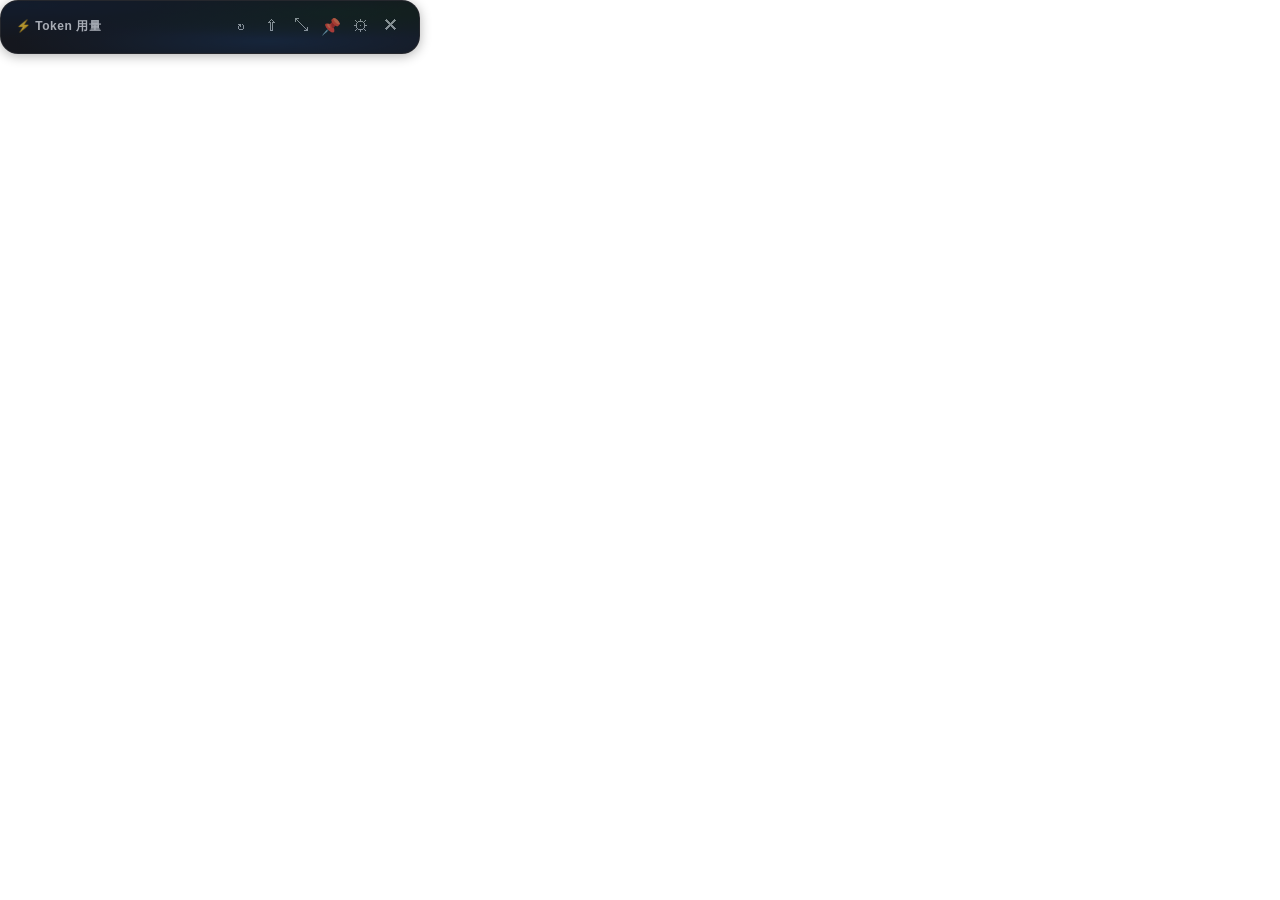
<file: web/index.html>
<!DOCTYPE html>
<html lang="zh-CN">
<head>
    <meta charset="UTF-8">
    <meta name="viewport" content="width=device-width, initial-scale=1.0">
    <title>Token 用量监控</title>
    <link rel="stylesheet" href="style.css">
</head>
<body>
    <div class="container">
        <!-- 极光背景 -->
        <div class="aurora"></div>

        <!-- 标题栏 -->
        <div class="titlebar" id="titlebar">
            <span class="app-title">⚡ Token 用量</span>
            <div class="titlebar-actions">
                <button class="icon-btn" id="btn-refresh" title="刷新">↻</button>
                <button class="icon-btn" id="btn-top" title="放大并移到屏幕顶部">⇧</button>
                <button class="icon-btn" id="btn-mode" title="切换简单/复杂">⤡</button>
                <button class="icon-btn" id="btn-pin" title="置顶">📌</button>
                <button class="icon-btn" id="btn-settings" title="设置">⚙</button>
                <button class="icon-btn" id="btn-close" title="隐藏到托盘">✕</button>
            </div>
        </div>

        <!-- 卡片容器 -->
        <div class="cards-container" id="cards-container">
            <!-- 动态生成的卡片 -->
        </div>

        <!-- 空状态提示 -->
        <div class="empty-tip" id="empty-tip" style="display:none;">
            暂无账号，点右上 ⚙ 添加
        </div>

        <!-- 加载状态 -->
        <div class="loading" id="loading">
            <div class="loading-spinner"></div>
            <span>加载中…</span>
        </div>

        <!-- resize 手柄 -->
        <div class="resize-edge resize-edge-n" id="resize-n"></div>
        <div class="resize-edge resize-edge-s" id="resize-s"></div>
        <div class="resize-edge resize-edge-e" id="resize-e"></div>
        <div class="resize-edge resize-edge-w" id="resize-w"></div>
        <div class="resize-edge resize-edge-ne" id="resize-ne"></div>
        <div class="resize-edge resize-edge-nw" id="resize-nw"></div>
        <div class="resize-edge resize-edge-sw" id="resize-sw"></div>
        <div class="resize-grip" id="resize-grip"></div>
    </div>

    <script src="app.js"></script>
</body>
</html>
</file>
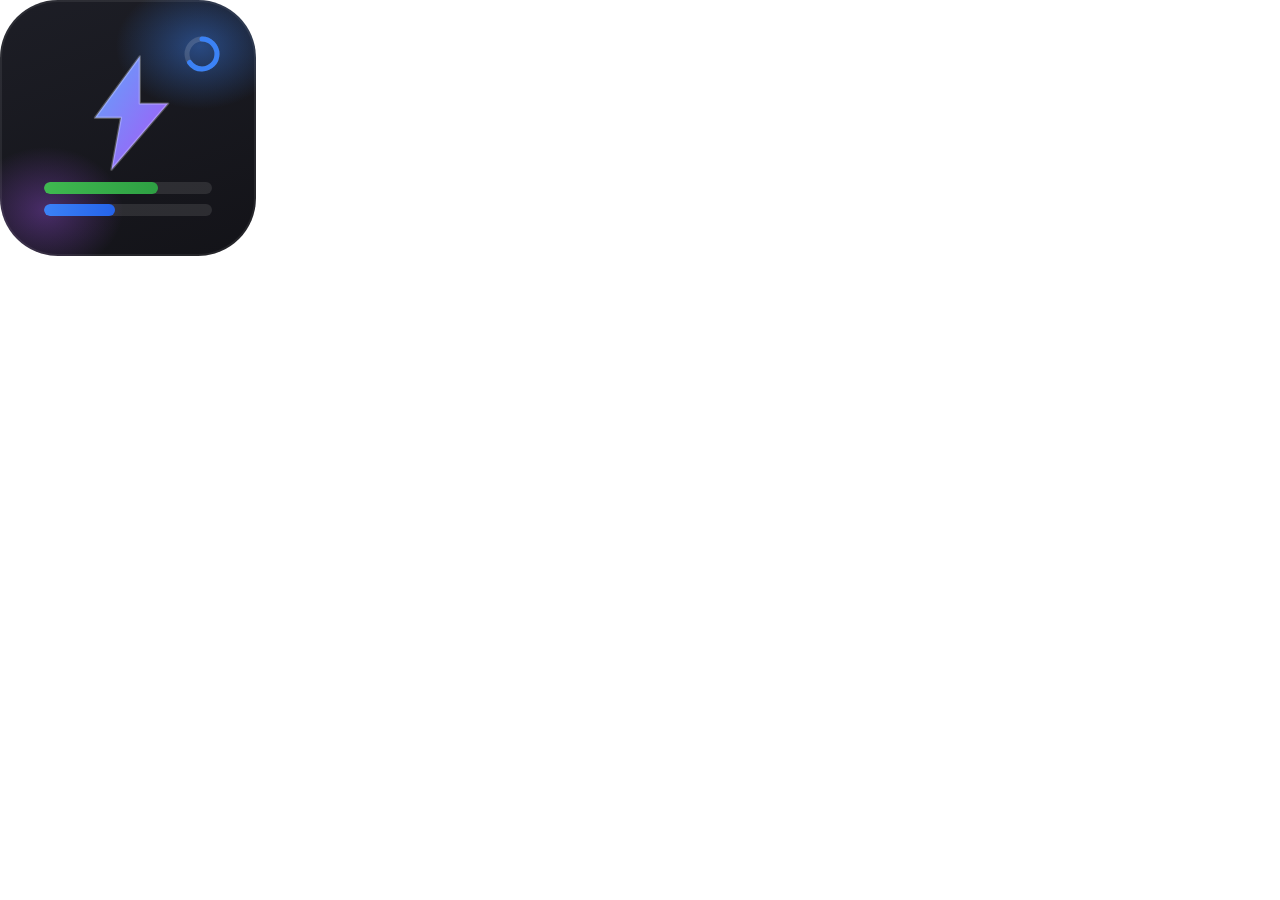
<file: assets/icon.html>
<!DOCTYPE html>
<!-- TokenView 应用图标设计稿：用无头 Chrome 截图渲染成 icon.png，
     再由 Pillow 合成多尺寸 icon.ico（见 AGENTS.md 打包一节）。
     设计元素对应应用本身：深色圆角底 + 渐变闪电（⚡ Token 用量）
     + 底部迷你进度条 + 右下角倒计时圆环。 -->
<html>
<head>
<meta charset="UTF-8">
<style>
    * { margin: 0; padding: 0; box-sizing: border-box; }
    html, body { width: 256px; height: 256px; background: transparent; overflow: hidden; }
    .icon {
        width: 256px; height: 256px;
        border-radius: 58px;
        background:
            radial-gradient(120px 90px at 78% 18%, rgba(59,130,246,.45), transparent 70%),
            radial-gradient(110px 90px at 18% 82%, rgba(168,85,247,.35), transparent 70%),
            linear-gradient(160deg, #1d1e26 0%, #131318 100%);
        position: relative;
        box-shadow: inset 0 0 0 2px rgba(255,255,255,.07);
    }
    .bolt {
        position: absolute; left: 50%; top: 44%;
        width: 118px; height: 118px;
        transform: translate(-50%, -50%);
    }
    .bars {
        position: absolute; left: 44px; right: 44px; bottom: 40px;
        display: flex; flex-direction: column; gap: 10px;
    }
    .bar {
        height: 12px; border-radius: 6px;
        background: rgba(255,255,255,.10);
        overflow: hidden;
    }
    .bar i {
        display: block; height: 100%; border-radius: 6px;
    }
    .bar .fill1 { width: 68%; background: linear-gradient(90deg,#3fb950,#2ea043); }
    .bar .fill2 { width: 42%; background: linear-gradient(90deg,#3b82f6,#2563eb); }
    .ring {
        position: absolute; right: 34px; top: 34px;
        width: 40px; height: 40px;
    }
</style>
</head>
<body>
<div class="icon">
    <svg class="bolt" viewBox="0 0 100 100">
        <defs>
            <linearGradient id="g" x1="0" y1="0" x2="1" y2="1">
                <stop offset="0" stop-color="#60a5fa"/>
                <stop offset="1" stop-color="#a855f7"/>
            </linearGradient>
        </defs>
        <path d="M60 2 L22 54 h22 l-8 44 L84 42 H60 Z"
              fill="url(#g)" stroke="rgba(255,255,255,.25)" stroke-width="2"
              stroke-linejoin="round"/>
    </svg>
    <div class="bars">
        <div class="bar"><i class="fill1"></i></div>
        <div class="bar"><i class="fill2"></i></div>
    </div>
    <svg class="ring" viewBox="0 0 40 40">
        <circle cx="20" cy="20" r="15" fill="none"
                stroke="rgba(255,255,255,.14)" stroke-width="5"/>
        <circle cx="20" cy="20" r="15" fill="none"
                stroke="#3b82f6" stroke-width="5" stroke-linecap="round"
                stroke-dasharray="94.25" stroke-dashoffset="33"
                transform="rotate(-90 20 20)"/>
    </svg>
</div>
</body>
</html>
</file>
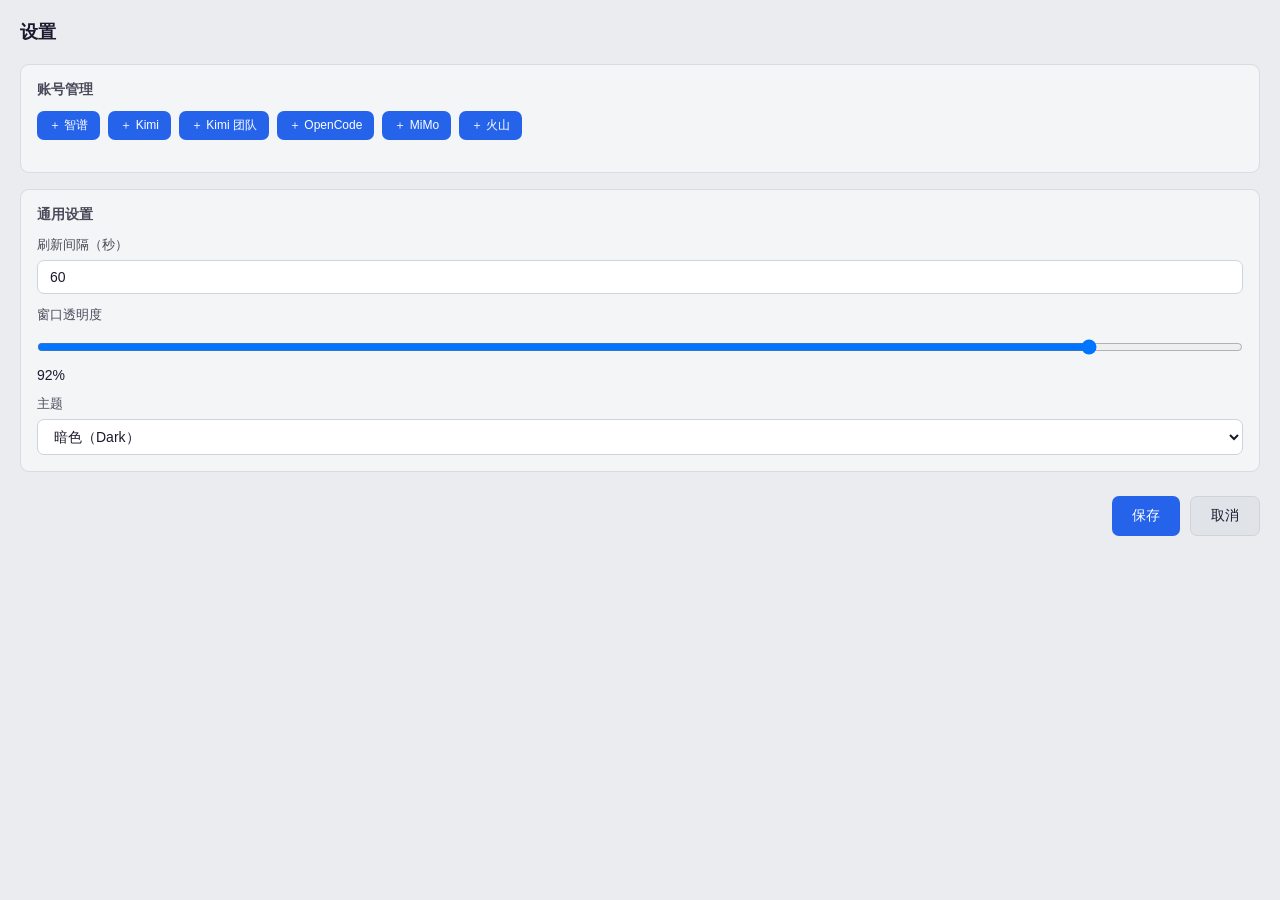
<file: web/settings.html>
<!DOCTYPE html>
<html lang="zh-CN">
<head>
    <meta charset="UTF-8">
    <meta name="viewport" content="width=device-width, initial-scale=1.0">
    <title>设置 - Token 用量监控</title>
    <style>
        :root {
            --bg-primary: #ebecf0;
            --bg-input: #ffffff;
            --bg-group: #f4f5f7;
            --border-color: #d0d3da;
            --border-group: #d8dbe1;
            --text-primary: #1a1a2e;
            --text-secondary: #4a4a5a;
            --text-dim: #7a7a8a;
            --color-blue: #2563eb;
            --color-green: #2d8a3e;
            --color-red: #d93636;
        }

        * { margin: 0; padding: 0; box-sizing: border-box; }

        body {
            font-family: -apple-system, BlinkMacSystemFont, "Segoe UI", Roboto, sans-serif;
            background: var(--bg-primary);
            color: var(--text-primary);
            padding: 20px;
            font-size: 14px;
        }

        h2 {
            font-size: 18px;
            font-weight: 600;
            margin-bottom: 20px;
            color: var(--text-primary);
        }

        .section {
            background: var(--bg-group);
            border: 1px solid var(--border-group);
            border-radius: 9px;
            padding: 16px;
            margin-bottom: 16px;
        }

        .section-title {
            font-size: 14px;
            font-weight: 600;
            color: var(--text-secondary);
            margin-bottom: 12px;
        }

        .form-group {
            margin-bottom: 12px;
        }

        .form-group:last-child {
            margin-bottom: 0;
        }

        label {
            display: block;
            margin-bottom: 6px;
            color: var(--text-secondary);
            font-size: 13px;
        }

        input, select {
            width: 100%;
            padding: 8px 12px;
            background: var(--bg-input);
            border: 1px solid var(--border-color);
            border-radius: 7px;
            color: var(--text-primary);
            font-size: 14px;
        }

        input:focus, select:focus {
            outline: none;
            border-color: var(--color-blue);
        }

        .checkbox-group {
            display: flex;
            align-items: center;
            gap: 8px;
        }

        .checkbox-group input[type="checkbox"] {
            width: auto;
        }

        .btn {
            padding: 10px 20px;
            background: var(--color-blue);
            color: white;
            border: none;
            border-radius: 7px;
            cursor: pointer;
            font-size: 14px;
            font-weight: 500;
            transition: background 0.2s;
        }

        .btn:hover {
            background: #2563eb;
        }

        .btn-secondary {
            background: #e0e3e8;
            border: 1px solid var(--border-color);
            color: var(--text-primary);
        }

        .btn-secondary:hover {
            background: #cdd1d8;
        }

        .btn-danger {
            background: var(--color-red);
        }

        .btn-danger:hover {
            background: #dc2626;
        }

        .btn-small {
            padding: 6px 12px;
            font-size: 12px;
        }

        .actions {
            display: flex;
            gap: 10px;
            margin-top: 24px;
            justify-content: flex-end;
        }

        .provider-list {
            margin-bottom: 16px;
        }

        .provider-item {
            background: var(--bg-input);
            border: 1px solid var(--border-color);
            border-radius: 8px;
            padding: 12px;
            margin-bottom: 8px;
            cursor: pointer;
            transition: border-color 0.2s;
        }

        .provider-item:hover {
            border-color: var(--color-blue);
        }

        .provider-item.selected {
            border-color: var(--color-blue);
            background: rgba(59, 130, 246, 0.1);
        }

        .provider-header {
            display: flex;
            justify-content: space-between;
            align-items: center;
            margin-bottom: 4px;
        }

        .provider-name {
            font-weight: 600;
            font-size: 14px;
        }

        .provider-type {
            font-size: 11px;
            color: var(--color-blue);
            background: rgba(59, 130, 246, 0.14);
            padding: 2px 8px;
            border-radius: 8px;
        }

        .provider-status {
            font-size: 12px;
            color: var(--text-dim);
        }

        .provider-actions {
            display: flex;
            gap: 8px;
            margin-top: 8px;
        }

        .add-buttons {
            display: flex;
            gap: 8px;
            margin-bottom: 16px;
        }

        .hidden {
            display: none;
        }

        .form-row {
            display: flex;
            gap: 12px;
        }

        .form-row .form-group {
            flex: 1;
        }

        .help-text {
            font-size: 12px;
            color: var(--text-dim);
            margin-top: 4px;
        }
    </style>
</head>
<body>
    <h2>设置</h2>
    
    <!-- 账号列表 -->
    <div class="section">
        <div class="section-title">账号管理</div>
        <div class="add-buttons">
            <button class="btn btn-small" onclick="addProvider('zhipu')">＋ 智谱</button>
            <button class="btn btn-small" onclick="addProvider('kimi')">＋ Kimi</button>
            <button class="btn btn-small" onclick="addProvider('kimi_team')">＋ Kimi 团队</button>
            <button class="btn btn-small" onclick="addProvider('opencode')">＋ OpenCode</button>
            <button class="btn btn-small" onclick="addProvider('mimo')">＋ MiMo</button>
            <button class="btn btn-small" onclick="addProvider('volcengine')">＋ 火山</button>
        </div>
        <div class="provider-list" id="provider-list">
            <!-- 动态生成 -->
        </div>
    </div>

    <!-- Provider 编辑表单 -->
    <div class="section hidden" id="edit-form">
        <div class="section-title">编辑账号</div>
        
        <!-- 通用字段 -->
        <div class="form-group">
            <label>名称</label>
            <input type="text" id="edit-name" placeholder="自定义名称">
        </div>
        
        <div class="form-group checkbox-group">
            <input type="checkbox" id="edit-enabled" checked>
            <label for="edit-enabled" style="margin-bottom: 0;">启用</label>
        </div>

        <!-- 智谱特有字段 -->
        <div id="zhipu-fields" class="hidden">
            <div class="form-group">
                <label>API Key</label>
                <input type="password" id="edit-apikey" placeholder="个人版可填">
            </div>
            <div class="form-group">
                <label>Cookie</label>
                <input type="text" id="edit-cookie-z" placeholder="CDP 模式下可留空">
            </div>
            <div class="form-group">
                <label>用量接口 URL</label>
                <input type="text" id="edit-usage-url" placeholder="CDP 模式下可留空">
            </div>
            <div class="form-group">
                <label>客户 ID</label>
                <input type="text" id="edit-customer-id" placeholder="团队版填你的账号 ID">
            </div>
            <div class="form-group checkbox-group">
                <input type="checkbox" id="edit-cdp-enabled" checked>
                <label for="edit-cdp-enabled" style="margin-bottom: 0;">启用 CDP</label>
            </div>
            <div class="form-group">
                <label>CDP 端口</label>
                <input type="number" id="edit-cdp-port" value="9222" min="1024" max="65535">
            </div>
            <div style="display: flex; gap: 8px;">
                <button class="btn btn-small" onclick="launchCdp('zhipu')">🚀 启动调试 Chrome</button>
                <button class="btn btn-small btn-secondary" onclick="extractCreds(this)">🔑 提取凭证</button>
            </div>
            <div class="help-text" id="cred-status-zhipu"></div>
        </div>

        <!-- Kimi 特有字段 -->
        <div id="kimi-fields" class="hidden">
            <div class="form-group">
                <label>Refresh Token</label>
                <input type="password" id="edit-kimi-refresh-token" placeholder="点「提取凭证」自动填充，access_token 过期会自动换">
            </div>
            <div class="form-group checkbox-group">
                <input type="checkbox" id="edit-kimi-cdp-enabled" checked>
                <label for="edit-kimi-cdp-enabled" style="margin-bottom: 0;">启用 CDP</label>
            </div>
            <div class="form-group">
                <label>CDP 端口</label>
                <input type="number" id="edit-kimi-cdp-port" value="9222" min="1024" max="65535">
            </div>
            <div style="display: flex; gap: 8px;">
                <button class="btn btn-small" onclick="launchCdp('kimi')">🚀 启动调试 Chrome</button>
                <button class="btn btn-small btn-secondary" onclick="extractCreds(this)">🔑 提取凭证</button>
            </div>
            <div class="help-text" id="cred-status-kimi"></div>
        </div>

        <!-- Kimi 团队版特有字段 -->
        <div id="kimi_team-fields" class="hidden">
            <div class="form-group">
                <label>Refresh Token</label>
                <input type="password" id="edit-kimi-team-refresh-token" placeholder="点「提取凭证」自动填充，access_token 过期会自动换">
            </div>
            <div class="form-group checkbox-group">
                <input type="checkbox" id="edit-kimi-team-cdp-enabled" checked>
                <label for="edit-kimi-team-cdp-enabled" style="margin-bottom: 0;">启用 CDP</label>
            </div>
            <div class="form-group">
                <label>CDP 端口</label>
                <input type="number" id="edit-kimi-team-cdp-port" value="9222" min="1024" max="65535">
            </div>
            <div style="display: flex; gap: 8px;">
                <button class="btn btn-small" onclick="launchCdp('kimi_team')">🚀 启动调试 Chrome</button>
                <button class="btn btn-small btn-secondary" onclick="extractCreds(this)">🔑 提取凭证</button>
            </div>
            <div class="help-text" id="cred-status-kimi_team"></div>
        </div>

        <!-- OpenCode 特有字段 -->
        <div id="opencode-fields" class="hidden">
            <div class="form-group">
                <label>Workspace ID</label>
                <input type="text" id="edit-workspace" placeholder="自动获取">
            </div>
            <div class="form-group">
                <label>Cookie</label>
                <input type="text" id="edit-cookie-o" placeholder="CDP 模式下可留空">
            </div>
            <div class="form-group checkbox-group">
                <input type="checkbox" id="edit-oc-cdp-enabled" checked>
                <label for="edit-oc-cdp-enabled" style="margin-bottom: 0;">启用 CDP</label>
            </div>
            <div class="form-group">
                <label>CDP 端口</label>
                <input type="number" id="edit-oc-cdp-port" value="9222" min="1024" max="65535">
            </div>
            <div style="display: flex; gap: 8px;">
                <button class="btn btn-small" onclick="launchCdp('opencode')">🚀 启动调试 Chrome</button>
                <button class="btn btn-small btn-secondary" onclick="extractCreds(this)">🔑 提取凭证</button>
            </div>
            <div class="help-text" id="cred-status-opencode"></div>
        </div>

        <!-- MiMo 特有字段 -->
        <div id="mimo-fields" class="hidden">
            <div class="form-group">
                <label>Cookie</label>
                <input type="text" id="edit-mimo-cookie" placeholder="CDP 模式下可留空">
            </div>
            <div class="form-group checkbox-group">
                <input type="checkbox" id="edit-mimo-cdp-enabled" checked>
                <label for="edit-mimo-cdp-enabled" style="margin-bottom: 0;">启用 CDP</label>
            </div>
            <div class="form-group">
                <label>CDP 端口</label>
                <input type="number" id="edit-mimo-cdp-port" value="9222" min="1024" max="65535">
            </div>
            <div style="display: flex; gap: 8px;">
                <button class="btn btn-small" onclick="launchCdp('mimo')">🚀 启动调试 Chrome</button>
                <button class="btn btn-small btn-secondary" onclick="extractCreds(this)">🔑 提取凭证</button>
            </div>
            <div class="help-text" id="cred-status-mimo"></div>
        </div>

        <!-- 火山 Ark 特有字段 -->
        <div id="volcengine-fields" class="hidden">
            <div class="form-group">
                <label>Cookie</label>
                <input type="text" id="edit-volcengine-cookie" placeholder="CDP 模式下可留空">
            </div>
            <div class="form-group checkbox-group">
                <input type="checkbox" id="edit-volcengine-cdp-enabled" checked>
                <label for="edit-volcengine-cdp-enabled" style="margin-bottom: 0;">启用 CDP</label>
            </div>
            <div class="form-group">
                <label>CDP 端口</label>
                <input type="number" id="edit-volcengine-cdp-port" value="9222" min="1024" max="65535">
            </div>
            <div style="display: flex; gap: 8px;">
                <button class="btn btn-small" onclick="launchCdp('volcengine')">🚀 启动调试 Chrome</button>
                <button class="btn btn-small btn-secondary" onclick="extractCreds(this)">🔑 提取凭证</button>
            </div>
            <div class="help-text" id="cred-status-volcengine"></div>
        </div>

        <div class="provider-actions">
            <button class="btn btn-small" onclick="saveProvider()">保存</button>
            <button class="btn btn-small btn-danger" onclick="deleteProvider()">删除</button>
        </div>
    </div>

    <!-- 通用设置 -->
    <div class="section">
        <div class="section-title">通用设置</div>
        <div class="form-group">
            <label>刷新间隔（秒）</label>
            <input type="number" id="refresh-interval" min="15" max="3600" value="60">
        </div>
        <div class="form-group">
            <label>窗口透明度</label>
            <input type="range" id="opacity" min="30" max="100" value="92">
            <span id="opacity-value">92%</span>
        </div>
        <div class="form-group">
            <label>主题</label>
            <select id="theme-select">
                <option value="dark">暗色（Dark）</option>
                <option value="light">亮色（Light）</option>
            </select>
        </div>
    </div>

    <div class="actions">
        <button class="btn" id="btn-save">保存</button>
        <button class="btn btn-secondary" id="btn-cancel">取消</button>
    </div>

    <script>
        let config = {};
        let selectedProviderId = null;

        function credStatus(p) {
            if (p.type === 'zhipu') return !!(p.auth_token && p.org_id && p.project_id);
            if (p.type === 'opencode') return !!(p.cookie && p.workspace_id);
            if (p.type === 'kimi_team') return !!(p.refresh_token || p.access_token);
            // kimi：2026-08 改版后凭证是 localStorage 的 access/refresh token，cookie 仅遗留兜底
            if (p.type === 'kimi') return !!(p.refresh_token || p.access_token ||
                (p.cookie || '').includes('kimi-auth='));
            return !!p.cookie;
        }

        function updateCredStatus(p) {
            const el = document.getElementById('cred-status-' + p.type);
            if (!el) return;
            if (credStatus(p)) {
                el.textContent = '✓ 已提取凭证，日常刷新免开浏览器（凭证失效时会自动回退 CDP）';
                el.style.color = 'var(--color-green)';
            } else {
                el.textContent = '未提取凭证，当前依赖调试 Chrome 常开。点「提取凭证」后日常刷新免开浏览器';
                el.style.color = 'var(--text-dim)';
            }
        }

        async function extractCreds(btn) {
            if (!selectedProviderId || !window.pywebview || !window.pywebview.api) return;
            btn.disabled = true;
            try {
                const result = await window.pywebview.api.extract_provider_credentials(selectedProviderId);
                if (result.success) {
                    const updated = await window.pywebview.api.get_provider(selectedProviderId);
                    const idx = config.providers.findIndex(p => p.id === selectedProviderId);
                    if (idx >= 0 && updated) config.providers[idx] = updated;
                    selectProvider(selectedProviderId);
                    alert('凭证提取成功！日常刷新将不再依赖浏览器。');
                } else {
                    alert('提取失败: ' + result.error);
                }
            } catch (e) {
                alert('提取失败: ' + e);
            } finally {
                btn.disabled = false;
            }
        }

        async function loadConfig() {
            if (window.pywebview && window.pywebview.api) {
                config = await window.pywebview.api.get_config();
                renderProviders();
                document.getElementById('refresh-interval').value = config.refresh_interval || 60;
                document.getElementById('opacity').value = (config.opacity || 0.92) * 100;
                document.getElementById('opacity-value').textContent = Math.round((config.opacity || 0.92) * 100) + '%';
                document.getElementById('theme-select').value = config.theme || 'light';
            }
        }

        function renderProviders() {
            const list = document.getElementById('provider-list');
            const providers = config.providers || [];
            
            if (providers.length === 0) {
                list.innerHTML = '<p style="color: var(--text-dim);">暂无账号，点击上方按钮添加</p>';
                return;
            }

            list.innerHTML = providers.map(p => `
                <div class="provider-item ${p.id === selectedProviderId ? 'selected' : ''}" 
                     onclick="selectProvider('${p.id}')">
                    <div class="provider-header">
                        <span class="provider-name">${p.name || p.type}</span>
                        <span class="provider-type">${p.type}</span>
                    </div>
                    <div class="provider-status">
                        ${p.enabled ? '✓ 已启用' : '✗ 已禁用'}
                    </div>
                </div>
            `).join('');
        }

        function selectProvider(id) {
            selectedProviderId = id;
            const provider = config.providers.find(p => p.id === id);
            if (!provider) return;

            // 显示编辑表单
            document.getElementById('edit-form').classList.remove('hidden');
            
            // 填充通用字段
            document.getElementById('edit-name').value = provider.name || '';
            document.getElementById('edit-enabled').checked = provider.enabled !== false;

            // 隐藏所有特有字段
            document.getElementById('zhipu-fields').classList.add('hidden');
            document.getElementById('kimi-fields').classList.add('hidden');
            document.getElementById('kimi_team-fields').classList.add('hidden');
            document.getElementById('opencode-fields').classList.add('hidden');
            document.getElementById('mimo-fields').classList.add('hidden');
            document.getElementById('volcengine-fields').classList.add('hidden');

            // 显示对应的特有字段
            if (provider.type === 'zhipu') {
                document.getElementById('zhipu-fields').classList.remove('hidden');
                document.getElementById('edit-apikey').value = provider.api_key || '';
                document.getElementById('edit-cookie-z').value = provider.cookie || '';
                document.getElementById('edit-usage-url').value = provider.usage_url || '';
                document.getElementById('edit-customer-id').value = provider.customer_id || '';
                document.getElementById('edit-cdp-enabled').checked = provider.cdp_enabled !== false;
                document.getElementById('edit-cdp-port').value = provider.cdp_port || 9222;
            } else if (provider.type === 'kimi') {
                document.getElementById('kimi-fields').classList.remove('hidden');
                document.getElementById('edit-kimi-refresh-token').value = provider.refresh_token || '';
                document.getElementById('edit-kimi-cdp-enabled').checked = provider.cdp_enabled !== false;
                document.getElementById('edit-kimi-cdp-port').value = provider.cdp_port || 9222;
            } else if (provider.type === 'kimi_team') {
                document.getElementById('kimi_team-fields').classList.remove('hidden');
                document.getElementById('edit-kimi-team-refresh-token').value = provider.refresh_token || '';
                document.getElementById('edit-kimi-team-cdp-enabled').checked = provider.cdp_enabled !== false;
                document.getElementById('edit-kimi-team-cdp-port').value = provider.cdp_port || 9222;
            } else if (provider.type === 'opencode') {
                document.getElementById('opencode-fields').classList.remove('hidden');
                document.getElementById('edit-workspace').value = provider.workspace_id || '';
                document.getElementById('edit-cookie-o').value = provider.cookie || '';
                document.getElementById('edit-oc-cdp-enabled').checked = provider.cdp_enabled !== false;
                document.getElementById('edit-oc-cdp-port').value = provider.cdp_port || 9222;
            } else if (provider.type === 'mimo') {
                document.getElementById('mimo-fields').classList.remove('hidden');
                document.getElementById('edit-mimo-cookie').value = provider.cookie || '';
                document.getElementById('edit-mimo-cdp-enabled').checked = provider.cdp_enabled !== false;
                document.getElementById('edit-mimo-cdp-port').value = provider.cdp_port || 9222;
            } else if (provider.type === 'volcengine') {
                document.getElementById('volcengine-fields').classList.remove('hidden');
                document.getElementById('edit-volcengine-cookie').value = provider.cookie || '';
                document.getElementById('edit-volcengine-cdp-enabled').checked = provider.cdp_enabled !== false;
                document.getElementById('edit-volcengine-cdp-port').value = provider.cdp_port || 9222;
            }

            updateCredStatus(provider);
            renderProviders();
        }

        async function addProvider(type) {
            if (window.pywebview && window.pywebview.api) {
                const newProvider = await window.pywebview.api.add_provider(type);
                config.providers = config.providers || [];
                config.providers.push(newProvider);
                selectedProviderId = newProvider.id;
                renderProviders();
                selectProvider(newProvider.id);
            }
        }

        async function deleteProvider() {
            if (!selectedProviderId) return;
            if (!confirm('确定删除该账号？')) return;

            if (window.pywebview && window.pywebview.api) {
                await window.pywebview.api.remove_provider(selectedProviderId);
                config.providers = config.providers.filter(p => p.id !== selectedProviderId);
                selectedProviderId = null;
                document.getElementById('edit-form').classList.add('hidden');
                renderProviders();
            }
        }

        async function saveProvider() {
            if (!selectedProviderId) {
                return;
            }

            const provider = config.providers.find(p => p.id === selectedProviderId);
            if (!provider) return;

            // 只提交用户编辑的字段，不能把整个 provider 快照发回后端——
            // 快照里的 token 是页面加载时的旧值，后端刷新后的新 token 会被覆盖擦掉
            const updates = {
                name: document.getElementById('edit-name').value,
                enabled: document.getElementById('edit-enabled').checked,
            };

            if (provider.type === 'zhipu') {
                updates.api_key = document.getElementById('edit-apikey').value;
                updates.cookie = document.getElementById('edit-cookie-z').value;
                updates.usage_url = document.getElementById('edit-usage-url').value;
                updates.customer_id = document.getElementById('edit-customer-id').value;
                updates.cdp_enabled = document.getElementById('edit-cdp-enabled').checked;
                updates.cdp_port = parseInt(document.getElementById('edit-cdp-port').value);
                updates.cdp_url = `http://127.0.0.1:${updates.cdp_port}`;
            } else if (provider.type === 'kimi') {
                const rt = document.getElementById('edit-kimi-refresh-token').value.trim();
                // refresh_token 被手动改过时清掉旧 access_token，强制下次刷新重换
                if (rt !== (provider.refresh_token || '')) updates.access_token = '';
                updates.refresh_token = rt;
                updates.cdp_enabled = document.getElementById('edit-kimi-cdp-enabled').checked;
                updates.cdp_port = parseInt(document.getElementById('edit-kimi-cdp-port').value);
                updates.cdp_url = `http://127.0.0.1:${updates.cdp_port}`;
            } else if (provider.type === 'kimi_team') {
                const rt = document.getElementById('edit-kimi-team-refresh-token').value.trim();
                // refresh_token 被手动改过时清掉旧 access_token，强制下次刷新重换
                if (rt !== (provider.refresh_token || '')) updates.access_token = '';
                updates.refresh_token = rt;
                updates.cdp_enabled = document.getElementById('edit-kimi-team-cdp-enabled').checked;
                updates.cdp_port = parseInt(document.getElementById('edit-kimi-team-cdp-port').value);
                updates.cdp_url = `http://127.0.0.1:${updates.cdp_port}`;
            } else if (provider.type === 'opencode') {
                updates.workspace_id = document.getElementById('edit-workspace').value;
                updates.cookie = document.getElementById('edit-cookie-o').value;
                updates.cdp_enabled = document.getElementById('edit-oc-cdp-enabled').checked;
                updates.cdp_port = parseInt(document.getElementById('edit-oc-cdp-port').value);
                updates.cdp_url = `http://127.0.0.1:${updates.cdp_port}`;
            } else if (provider.type === 'mimo') {
                updates.cookie = document.getElementById('edit-mimo-cookie').value;
                updates.cdp_enabled = document.getElementById('edit-mimo-cdp-enabled').checked;
                updates.cdp_port = parseInt(document.getElementById('edit-mimo-cdp-port').value);
                updates.cdp_url = `http://127.0.0.1:${updates.cdp_port}`;
            } else if (provider.type === 'volcengine') {
                updates.cookie = document.getElementById('edit-volcengine-cookie').value;
                updates.cdp_enabled = document.getElementById('edit-volcengine-cdp-enabled').checked;
                updates.cdp_port = parseInt(document.getElementById('edit-volcengine-cdp-port').value);
                updates.cdp_url = `http://127.0.0.1:${updates.cdp_port}`;
            }

            // 保存到后端
            if (window.pywebview && window.pywebview.api) {
                try {
                    await window.pywebview.api.update_provider(selectedProviderId, updates);
                    Object.assign(provider, updates);
                    renderProviders();
                } catch (error) {
                    console.error('保存失败:', error);
                }
            }
        }

        async function launchCdp(type) {
            let port = 9222;
            let url = '';

            if (type === 'zhipu') {
                port = parseInt(document.getElementById('edit-cdp-port').value);
                url = 'https://bigmodel.cn/coding-plan/team/usage-stats';
            } else if (type === 'kimi') {
                port = parseInt(document.getElementById('edit-kimi-cdp-port').value);
                url = 'https://www.kimi.com/code/console?from=kfc_overview_topbar';
            } else if (type === 'kimi_team') {
                port = parseInt(document.getElementById('edit-kimi-team-cdp-port').value);
                url = 'https://www.kimi.com/membership/subscription?tab=quota';
            } else if (type === 'opencode') {
                port = parseInt(document.getElementById('edit-oc-cdp-port').value);
                url = 'https://opencode.ai';
            } else if (type === 'mimo') {
                port = parseInt(document.getElementById('edit-mimo-cdp-port').value);
                url = 'https://platform.xiaomimimo.com/console/plan-manage';
            } else if (type === 'volcengine') {
                port = parseInt(document.getElementById('edit-volcengine-cdp-port').value);
                url = 'https://console.volcengine.com/ark/region:cn-beijing/subscription/agent-plan?projectName=default';
            }

            if (window.pywebview && window.pywebview.api) {
                const result = await window.pywebview.api.launch_cdp_chrome(port, url);
                if (result.success) {
                    alert(`已启动调试 Chrome\n端口: ${port}\n请在新窗口中登录`);
                } else {
                    alert(`启动失败: ${result.error}`);
                }
            }
        }

        async function saveAll() {
            if (!window.pywebview || !window.pywebview.api) {
                return;
            }
            
            try {
                // 不回传 providers——那是页面加载时的快照，后台刷新的 token、
                // 新提取的凭证会被旧快照覆盖（与 saveProvider 只提交编辑字段同理）
                const updates = {
                    refresh_interval: parseInt(document.getElementById('refresh-interval').value) || 60,
                    opacity: parseInt(document.getElementById('opacity').value) / 100 || 0.92,
                    theme: document.getElementById('theme-select').value || 'light'
                };
                
                await window.pywebview.api.save_config(updates);
                closeWindow();
            } catch (error) {
                console.error('保存失败:', error);
            }
        }

        function closeWindow() {
            if (window.pywebview && window.pywebview.api) {
                window.pywebview.api.close_settings();
            }
        }

        // 绑定按钮事件
        document.getElementById('btn-save').addEventListener('click', saveAll);
        document.getElementById('btn-cancel').addEventListener('click', closeWindow);
        
        // 透明度滑块实时预览
        document.getElementById('opacity').addEventListener('input', function() {
            document.getElementById('opacity-value').textContent = this.value + '%';
            // 实时应用透明度
            if (window.pywebview && window.pywebview.api) {
                window.pywebview.api.set_opacity(parseInt(this.value) / 100);
            }
        });

        // 主题切换实时预览
        document.getElementById('theme-select').addEventListener('change', function() {
            if (window.pywebview && window.pywebview.api) {
                window.pywebview.api.set_theme(this.value);
            }
        });

        // 加载配置
        window.addEventListener('pywebviewready', function() {
            loadConfig();
        });
        
        // 备用：延迟加载
        setTimeout(function() {
            if (window.pywebview && window.pywebview.api) {
                loadConfig();
            }
        }, 500);
    </script>
</body>
</html>
</file>
<file: web/style.css>
:root {
    --panel-width: 420px;
    /* 假透明度：背景 alpha 由 --opacity-primary 控制（前端 applyWindowOpacity 改） */
    --opacity-primary: 0.96;

    /* ── 结构（不随主题变） ── */
    --radius-container: 18px;
    --radius-card: 13px;
    --radius-badge: 12px;
    --radius-bar: 3px;
    --radius-btn: 7px;
    --transition-fast: 0.15s ease;
    --transition-normal: 0.3s ease;
    --transition-smooth: 0.55s cubic-bezier(0.25, 0.46, 0.45, 0.94);

    /* ── 暗色主题（默认） ── */
    --bg-primary: rgba(15, 17, 23, var(--opacity-primary));
    --bg-card: rgba(255, 255, 255, 0.045);
    --bg-card-hover: rgba(255, 255, 255, 0.08);
    --bg-bar: rgba(255, 255, 255, 0.08);
    --bg-btn: #2c2c33;
    --bg-btn-hover: #3a3a44;
    --text-primary: #f2f2f4;
    --text-secondary: #c2c2c8;
    --text-dim: #6e6e74;
    --text-label: #8a8a90;
    --color-green: #3fb950;
    --color-yellow: #f0a020;
    --color-red: #f85149;
    --color-blue: #3b82f6;
    --color-purple: #a855f7;
    --color-orange: #ff6900;

    /* 玻璃/边框（暗色） */
    --border-container: rgba(255, 255, 255, 0.06);
    --border-card: rgba(255, 255, 255, 0.04);
    --bg-usage-compact: rgba(255, 255, 255, 0.06);
    --spinner-track: rgba(255, 255, 255, 0.1);
    --scrollbar-thumb: rgba(255, 255, 255, 0.1);

    /* 极光（暗色） */
    --aurora-cool: #0b2447;
    --aurora-glow: #0a3622;
    --aurora-warm: #143d6f;
    --aurora-opacity: 0.35;

    /* 进度条渐变 */
    --progress-green-start: #3fb950;
    --progress-green-end: #6ecf80;
    --progress-yellow-start: #f0a020;
    --progress-yellow-end: #f5c060;
    --progress-red-start: #f85149;
    --progress-red-end: #f59280;
}

/* ── 亮色主题 ── */
body.theme-light {
    --bg-primary: rgba(237, 243, 248, var(--opacity-primary));
    --bg-card: rgba(255, 255, 255, 0.55);
    --bg-card-hover: rgba(255, 255, 255, 0.75);
    --bg-bar: rgba(0, 0, 0, 0.06);
    --bg-btn: #e8ecf1;
    --bg-btn-hover: #d0d7e0;
    --text-primary: #1a1a2e;
    --text-secondary: #4a4a5a;
    --text-dim: #7a7a8a;
    --text-label: #6a6a78;
    --color-green: #2d8a3e;
    --color-yellow: #cc7a00;
    --color-red: #d93636;
    --color-blue: #2563eb;
    --color-purple: #7c3aed;
    --color-orange: #ea580c;

    --border-container: rgba(0, 0, 0, 0.08);
    --border-card: rgba(0, 0, 0, 0.05);
    --bg-usage-compact: rgba(0, 0, 0, 0.04);
    --spinner-track: rgba(0, 0, 0, 0.1);
    --scrollbar-thumb: rgba(0, 0, 0, 0.08);

    --aurora-cool: #b9d5ee;
    --aurora-glow: #dff4e5;
    --aurora-warm: #c7ddf2;
    --aurora-opacity: 0.42;

    --progress-green-start: #2d8a3e;
    --progress-green-end: #4ebf60;
    --progress-yellow-start: #cc7a00;
    --progress-yellow-end: #e8a830;
    --progress-red-start: #d93636;
    --progress-red-end: #f06050;
}

/* ── 极光等级：告警（10-49%） ── */
.quota-tier--caution {
    --aurora-cool: #1e2a4a;
    --aurora-glow: #3d2a0a;
    --aurora-warm: #5c4020;
    --aurora-opacity: 0.42;
}

/* ── 极光等级：紧急（<10%） ── */
.quota-tier--critical {
    --aurora-cool: #2a1e2a;
    --aurora-glow: #4a1508;
    --aurora-warm: #6b2010;
    --aurora-opacity: 0.5;
}

/* 亮色主题下对应的告警/紧急极光色 */
body.theme-light .quota-tier--caution {
    --aurora-cool: #c4cee0;
    --aurora-glow: #fff0ba;
    --aurora-warm: #f4c979;
    --aurora-opacity: 0.5;
}

body.theme-light .quota-tier--critical {
    --aurora-cool: #c4cee0;
    --aurora-glow: #ffd8a8;
    --aurora-warm: #f07260;
    --aurora-opacity: 0.56;
}

* {
    margin: 0;
    padding: 0;
    box-sizing: border-box;
}

html {
    width: fit-content;
    max-width: 100vw;
    height: fit-content;
}

body {
    font-family: -apple-system, BlinkMacSystemFont, "Segoe UI", Roboto, Helvetica, Arial, sans-serif;
    background: transparent;
    color: var(--text-primary);
    overflow: hidden;
    user-select: none;
    -webkit-app-region: drag;
    width: fit-content;
    max-width: 100vw;
    height: fit-content;
}

/* Windows 非透明背景 */
body.no-transparent {
    background: var(--bg-primary);
}

.container {
    position: relative;
    isolation: isolate;
    background: var(--bg-primary);
    border-radius: var(--radius-container);
    border: 1px solid var(--border-container);
    box-shadow: 0 2px 12px rgba(0, 0, 0, 0.3);
    overflow: hidden;
    transition: border-color var(--transition-fast);
    width: min(var(--panel-width), 100vw);
    min-width: 0;
    height: auto;
    display: flex;
    flex-direction: column;
    -webkit-app-region: drag;
}

body.top-mode .container {
    width: min(var(--panel-width), 100vw);
}

/* auto-hide dock 状态指示：隐藏时改 cursor */
body.dock-mode.dock-hidden {
    cursor: default;
}

body.top-mode:not(.compact) .cards-container {
    flex-direction: column;
    align-items: stretch;
    gap: 8px;
    padding: 0 8px 8px;
    overflow-x: hidden;
    overflow-y: auto;
}

body.top-mode:not(.compact) .card {
    flex: 0 0 auto;
    width: 100%;
    min-width: 0;
    display: flex;
    align-items: center;
    gap: 12px;
    padding: 10px 12px;
}

body.top-mode:not(.compact) .card-header {
    flex: 0 0 210px;
    min-width: 120px;
    margin-bottom: 0;
}

body.top-mode:not(.compact) .card-body {
    flex: 1 1 auto;
    min-width: 0;
    flex-direction: row;
    align-items: center;
    gap: 10px;
    overflow: hidden;
}

body.top-mode:not(.compact) .usage-item {
    flex: 1 1 0;
    min-width: 0;
}

body.top-mode:not(.compact) .usage-row {
    grid-template-columns: minmax(74px, 0.7fr) minmax(120px, 1.5fr) auto minmax(40px, auto);
    gap: 7px;
}

body.top-mode:not(.compact) .usage-note {
    display: none;
}

.container:hover {
    border-color: rgba(59, 130, 246, 0.2);
}

/* 标题栏 */
.titlebar {
    display: flex;
    align-items: center;
    justify-content: space-between;
    padding: 12px 15px 6px;
    -webkit-app-region: drag;
    gap: 10px;
    min-width: 0;
}

.app-title {
    font-size: 12px;
    font-weight: 600;
    color: var(--text-primary);
    letter-spacing: 0.5px;
    flex: 1 1 auto;
    min-width: 0;
    overflow: hidden;
    text-overflow: ellipsis;
    white-space: nowrap;
}

.titlebar-actions {
    display: flex;
    gap: 4px;
    -webkit-app-region: no-drag;
    flex: 0 0 auto;
}

.icon-btn {
    width: 26px;
    height: 26px;
    background: transparent;
    border: none;
    color: var(--text-secondary);
    font-size: 16px;
    cursor: pointer;
    border-radius: 6px;
    display: flex;
    align-items: center;
    justify-content: center;
    transition: all var(--transition-fast);
}

.icon-btn:hover {
    background: rgba(59, 130, 246, 0.15);
    color: var(--color-blue);
}

.icon-btn:active {
    background: rgba(59, 130, 246, 0.25);
}

.icon-btn:disabled {
    opacity: 0.4;
    cursor: not-allowed;
}

.icon-btn.active {
    background: rgba(59, 130, 246, 0.2);
    color: var(--color-blue);
}

/* 卡片容器 */
.cards-container {
    flex: 1 1 auto;
    padding: 0 8px 8px;
    overflow-x: hidden;
    overflow-y: auto;
    display: flex;
    flex-direction: column;
    gap: 8px;
    min-width: 0;
    min-height: 0;
    max-height: calc(100vh - 48px);
}

.cards-container::-webkit-scrollbar {
    width: 4px;
}

.cards-container::-webkit-scrollbar-track {
    background: transparent;
}

.cards-container::-webkit-scrollbar-thumb {
    background: var(--scrollbar-thumb);
    border-radius: 2px;
}

/* 卡片 */
.card {
    background: var(--bg-card);
    border-radius: var(--radius-card);
    border: 1px solid var(--border-card);
    padding: 13px;
    transition: all var(--transition-fast);
    animation: fadeIn 0.3s ease forwards;
    min-width: 0;
}

.card:hover {
    background: var(--bg-card-hover);
    border-color: rgba(59, 130, 246, 0.15);
}

@keyframes fadeIn {
    from { opacity: 0; transform: translateY(-4px); }
    to { opacity: 1; transform: translateY(0); }
}

/* 卡片头部 */
.card-header {
    display: flex;
    align-items: center;
    gap: 8px;
    margin-bottom: 9px;
    min-width: 0;
}

.badge {
    width: 24px;
    height: 24px;
    border-radius: var(--radius-badge);
    display: flex;
    align-items: center;
    justify-content: center;
    font-size: 11px;
    font-weight: 700;
    color: white;
    flex-shrink: 0;
}

.badge-zhipu { background: var(--color-blue); }
.badge-opencode { background: var(--color-purple); }
.badge-mimo { background: var(--color-orange); }
.badge-volcengine { background: #e11d48; }

.card-title {
    font-size: 13px;
    font-weight: 600;
    color: var(--text-primary);
    flex: 1;
    white-space: nowrap;
    overflow: hidden;
    text-overflow: ellipsis;
}

.card-level {
    font-size: 10px;
    color: var(--color-blue);
    background: rgba(110, 140, 255, 0.14);
    padding: 2px 6px;
    border-radius: 8px;
    white-space: nowrap;
}

.status-dot {
    width: 8px;
    height: 8px;
    border-radius: 50%;
    flex-shrink: 0;
}

.status-ok { background: var(--color-green); }
.status-empty { background: var(--color-yellow); }
.status-error { background: var(--color-red); }
.status-loading { background: #6b7280; }

/* 卡片内容 */
.card-body {
    display: flex;
    flex-direction: column;
    gap: 9px;
}

/* 用量项 */
.usage-item {
    display: flex;
    flex-direction: column;
    gap: 3px;
}

.usage-row {
    display: grid;
    grid-template-columns: minmax(54px, 0.85fr) minmax(56px, 1fr) auto minmax(38px, auto);
    align-items: center;
    gap: 8px;
    min-width: 0;
}

.usage-label {
    font-size: 11px;
    color: var(--text-secondary);
    min-width: 0;
    overflow: hidden;
    text-overflow: ellipsis;
    white-space: nowrap;
}

.progress-bar {
    height: 7px;
    background: var(--bg-bar);
    border-radius: var(--radius-bar);
    overflow: hidden;
    min-width: 0;
}

.progress-fill {
    height: 100%;
    border-radius: var(--radius-bar);
    transition: width var(--transition-smooth);
    background: linear-gradient(90deg, var(--progress-green-start), var(--progress-green-end));
}

.progress-fill.warning { background: linear-gradient(90deg, var(--progress-yellow-start), var(--progress-yellow-end)); }
.progress-fill.danger { background: linear-gradient(90deg, var(--progress-red-start), var(--progress-red-end)); }

.usage-percent {
    font-size: 12px;
    font-weight: 700;
    min-width: 40px;
    text-align: right;
    color: var(--color-green);
    white-space: nowrap;
}

.usage-percent.warning { color: var(--color-yellow); }
.usage-percent.danger { color: var(--color-red); }

/* 重置倒计时圆环：满环表示窗口刚重置，随时间递减 */
.reset-ring {
    display: inline-flex;
    align-items: center;
    justify-content: center;
    flex: none;
    width: 14px;
    height: 14px;
}

.reset-ring svg {
    display: block;
    width: 100%;
    height: 100%;
}

.reset-ring circle {
    fill: none;
    stroke-width: 2;
}

.reset-ring .ring-bg { stroke: var(--bg-bar); }
.reset-ring .ring-fg {
    stroke: var(--color-blue);
    stroke-linecap: round;
    transition: stroke-dashoffset 0.5s linear;
}

body.compact .reset-ring {
    width: 11px;
    height: 11px;
}

.usage-note {
    font-size: 10px;
    color: var(--text-dim);
    padding-left: 68px;
}

/* 错误状态 */
.error-message {
    color: var(--color-yellow);
    font-size: 11px;
    padding: 4px 0;
    word-break: break-all;
}

/* 空状态 */
.empty-tip {
    text-align: center;
    padding: 32px 16px;
    color: var(--text-label);
    font-size: 11px;
}

/* 加载状态 */
.loading {
    display: none;
    text-align: center;
    padding: 32px 16px;
    color: var(--text-label);
    font-size: 11px;
    flex-direction: column;
    align-items: center;
    gap: 8px;
}

.loading.active {
    display: flex;
}

.loading-spinner {
    width: 20px;
    height: 20px;
    border: 2px solid var(--spinner-track);
    border-top-color: var(--color-blue);
    border-radius: 50%;
    animation: spin 0.8s linear infinite;
}

@keyframes spin {
    to { transform: rotate(360deg); }
}

/* Resize 手柄 */
.resize-grip {
    position: absolute;
    bottom: 0;
    right: 0;
    width: 16px;
    height: 16px;
    cursor: nwse-resize;
    opacity: 0;
    transition: opacity var(--transition-fast);
    -webkit-app-region: no-drag;
    z-index: 100;
}

.resize-grip:hover {
    opacity: 1;
    background: rgba(110, 140, 255, 0.18);
    border-radius: 3px;
}

/* 边缘 resize 手柄 */
.resize-edge {
    position: absolute;
    -webkit-app-region: no-drag;
    z-index: 99;
    opacity: 0;
}
.resize-edge:hover {
    opacity: 1;
    background: rgba(110, 140, 255, 0.12);
}
.resize-edge-e { right: 0; top: 8px; bottom: 8px; width: 5px; cursor: ew-resize; }
.resize-edge-s { bottom: 0; left: 8px; right: 8px; height: 5px; cursor: ns-resize; }
.resize-edge-w { left: 0; top: 8px; bottom: 8px; width: 5px; cursor: ew-resize; }
.resize-edge-n { top: 0; left: 8px; right: 8px; height: 5px; cursor: ns-resize; }
.resize-edge-ne { top: 0; right: 0; width: 12px; height: 12px; cursor: nesw-resize; }
.resize-edge-nw { top: 0; left: 0; width: 12px; height: 12px; cursor: nwse-resize; }
.resize-edge-sw { bottom: 0; left: 0; width: 12px; height: 12px; cursor: nesw-resize; }

/* 简略模式 - 单行供应商 + 短指标 */
body.compact .container {
    width: min(var(--panel-width), 100vw);
}

body.compact.top-mode .container {
    width: min(var(--panel-width), 100vw);
}

body.compact.top-mode .cards-container {
    flex-direction: row;
    align-items: stretch;
    gap: 8px;
    padding: 0 8px 8px;
    overflow-x: hidden;
    overflow-y: hidden;
}

body.compact.top-mode .card {
    flex: 1 1 0;
    min-width: 0;
    padding: 8px 10px;
}

body.compact.top-mode .card-header {
    flex: 0 0 160px;
    min-width: 88px;
}

body.compact.top-mode .card-body {
    display: grid;
    grid-template-columns: repeat(3, minmax(0, 1fr));
    gap: 6px;
    overflow: visible;
}

body.compact.top-mode .usage-item {
    width: 100%;
    flex: initial;
    max-width: none;
    min-width: 0;
    padding: 3px 8px;
}

body.compact.top-mode .usage-row {
    justify-content: center;
}

body.compact.top-mode .usage-percent {
    min-width: 24px;
}

body.compact .titlebar {
    padding: 8px 12px 4px;
}

body.compact .cards-container {
    padding: 0 6px 6px;
    gap: 4px;
    max-height: calc(100vh - 38px);
}

body.compact .card {
    display: flex;
    align-items: center;
    gap: 6px;
    padding: 7px 8px;
    border-radius: 9px;
    min-height: 34px;
}

body.compact .card-header {
    margin-bottom: 0;
    gap: 6px;
    flex: 0 1 104px;
    min-width: 64px;
}

body.compact .badge {
    width: 18px;
    height: 18px;
    font-size: 10px;
    border-radius: 9px;
}

body.compact .card-title {
    font-size: 11px;
    min-width: 0;
}

body.compact .card-level {
    display: none;
}

body.compact .status-dot {
    display: none;
}

body.compact .card-body {
    flex: 1 1 auto;
    min-width: 0;
    flex-direction: row;
    align-items: center;
    justify-content: stretch;
    gap: 4px;
    overflow: hidden;
}

body.compact .usage-item {
    flex: 1 1 0;
    min-width: 0;
    padding: 2px 5px;
    border-radius: 7px;
    background: var(--bg-usage-compact);
}

body.compact .usage-row {
    display: flex;
    align-items: center;
    justify-content: center;
    gap: 3px;
    min-width: 0;
}

body.compact .usage-label {
    font-size: 0;
    min-width: 0;
    max-width: 30px;
    flex: 0 0 auto;
}

body.compact .usage-label::before {
    content: attr(data-short);
    font-size: 9px;
    font-weight: 600;
    color: var(--text-secondary);
}

body.compact .usage-percent {
    font-size: 10px;
    min-width: 22px;
    text-align: left;
}

body.compact .progress-bar,
body.compact .usage-note {
    display: none;
}

body.compact .resize-grip {
    width: 10px;
    height: 10px;
}

/* Dock 模式 - 条状窗口（隐藏供应商名） */
body.dock-mode {
    overflow: hidden;
}

body.dock-mode .container {
    height: 100vh;
    border-radius: 0;
}

body.dock-mode .titlebar {
    padding: 3px 12px 2px;
    font-size: 13px;     /* 覆盖 .container 的 17px，titlebar 字号小一些 */
}
body.dock-mode .app-title {
    font-size: 13px;
    font-weight: 600;
}
body.dock-mode .icon-btn {
    width: 22px;
    height: 22px;
    font-size: 13px;
}

body.dock-mode .cards-container {
    flex-direction: row;
    gap: 4px;
    padding: 0 4px 2px;
    overflow-x: auto;
    overflow-y: hidden;
}

/* compact+top 卡片横排成一排，超出才换行（每排尽量一排，多了到第二排）；
   宽度由 JS 按内容自适应，不会挤在固定窄条里叠字 */
body.compact.top-mode .cards-container {
    flex-direction: row;
    flex-wrap: wrap;
    overflow-x: hidden;
}

body.dock-mode .card {
    padding: 8px 14px;
    border-radius: 6px;
    min-width: max-content;
}

body.dock-mode .card-header {
    display: flex;
    align-items: center;
    gap: 6px;
    margin-bottom: 0;
    flex: 0 0 auto;
}

body.dock-mode .card-title {
    font-size: 12px;
    white-space: nowrap;
}

body.dock-mode .card-level {
    display: none;
}

body.dock-mode .status-dot {
    display: none;
}

body.dock-mode .card-body {
    flex-direction: row;
    align-items: center;
    gap: 16px;
    flex-wrap: nowrap;
}

body.dock-mode .usage-item {
    flex-direction: row;
    align-items: center;
    gap: 8px;
    min-width: max-content;
}

body.dock-mode:not(.compact) .usage-label {
    font-size: 14px;
    font-weight: 500;
    min-width: 48px;
    white-space: nowrap;
    color: var(--text-secondary);
}

body.dock-mode .progress-bar {
    height: 12px;
    min-width: 80px;
    width: 100px;
    border-radius: 6px;
}

body.dock-mode .usage-percent {
    font-size: 16px;
    font-weight: 700;
    min-width: 42px;
    white-space: nowrap;
}

body.dock-mode .reset-ring {
    width: 16px;
    height: 16px;
}

body.dock-mode .usage-note {
    display: none;
}

/* dock 模式下保留底部 + 左右边缘 + 底角手柄，隐藏顶部手柄避免跟 auto-hide 冲突 */
body.dock-mode .resize-grip,
body.dock-mode .resize-edge-n,
body.dock-mode .resize-edge-ne,
body.dock-mode .resize-edge-nw {
    display: none;
}

/* dock 模式下底部 + 左右边缘加粗，方便鼠标精确拖到 */
body.dock-mode .resize-edge-s {
    height: 8px;
}
body.dock-mode .resize-edge-e,
body.dock-mode .resize-edge-w {
    width: 8px;
}

body.dock-mode .empty-tip,
body.dock-mode .loading {
    display: none;
}

/* 响应式布局 */
@media (max-width: 800px) {
    body.dock-mode .progress-bar {
        width: 40px;
        min-width: 30px;
    }
    
    body.dock-mode .usage-label {
        font-size: 10px;
        min-width: 30px;
    }
    
    body.dock-mode .usage-percent {
        font-size: 11px;
        min-width: 30px;
    }
}

@media (max-width: 600px) {
    body.dock-mode .card-header {
        display: none;
    }
    
    body.dock-mode .card {
        padding: 4px 8px;
    }
    
    body.dock-mode .progress-bar {
        width: 30px;
        min-width: 20px;
    }
}

@media (max-width: 360px) {
    .titlebar {
        padding: 8px 8px 4px;
        gap: 6px;
    }

    .titlebar-actions {
        gap: 2px;
    }

    .icon-btn {
        width: 24px;
        height: 24px;
        font-size: 14px;
    }

    .cards-container {
        padding: 0 6px 6px;
    }

    .card {
        padding: 10px;
    }

    .usage-row {
        grid-template-columns: minmax(0, 1fr) auto minmax(34px, auto);
        grid-template-areas:
            "label ring pct"
            "bar bar bar";
        row-gap: 5px;
    }

    .usage-label {
        grid-area: label;
        min-width: 0;
    }

    .progress-bar {
        grid-area: bar;
    }

    .reset-ring {
        grid-area: ring;
    }

    .usage-percent {
        grid-area: pct;
    }
}

/* ================================================================
   极光背景层（Glassmorphism + Aurora）
   ================================================================ */

.aurora {
    position: absolute;
    inset: -20%;
    z-index: 0;
    pointer-events: none;
    background:
        radial-gradient(ellipse 120% 80% at 15% 20%, var(--aurora-cool) 0%, transparent 58%),
        radial-gradient(ellipse 90% 70% at 70% 30%, var(--aurora-glow) 0%, transparent 52%),
        radial-gradient(ellipse 80% 80% at 60% 70%, var(--aurora-warm) 0%, transparent 55%),
        linear-gradient(145deg,
            rgba(20, 25, 38, 0.92) 0%,
            rgba(15, 17, 23, 0.85) 40%,
            rgba(20, 25, 38, 0.92) 100%
        );
    opacity: var(--aurora-opacity, 0.35);
    animation: aurora-drift 18s ease-in-out infinite alternate;
}

@keyframes aurora-drift {
    to { transform: translate3d(5%, 4%, 0) scale(1.12) rotate(2deg); }
}

@media (prefers-reduced-motion: reduce) {
    .aurora { animation: none; }
}

body.no-transparent .aurora {
    opacity: calc(var(--aurora-opacity, 0.35) * 0.6);
}

body.theme-light .aurora {
    background:
        radial-gradient(ellipse 120% 80% at 15% 20%, var(--aurora-cool) 0%, transparent 58%),
        radial-gradient(ellipse 90% 70% at 70% 30%, var(--aurora-glow) 0%, transparent 52%),
        radial-gradient(ellipse 80% 80% at 60% 70%, var(--aurora-warm) 0%, transparent 55%),
        linear-gradient(145deg,
            rgba(237, 243, 248, 0.92) 0%,
            rgba(228, 236, 244, 0.85) 40%,
            rgba(237, 243, 248, 0.92) 100%
        );
}

body.dock-mode .aurora {
    opacity: calc(var(--aurora-opacity, 0.35) * 0.5);
}
</file>
